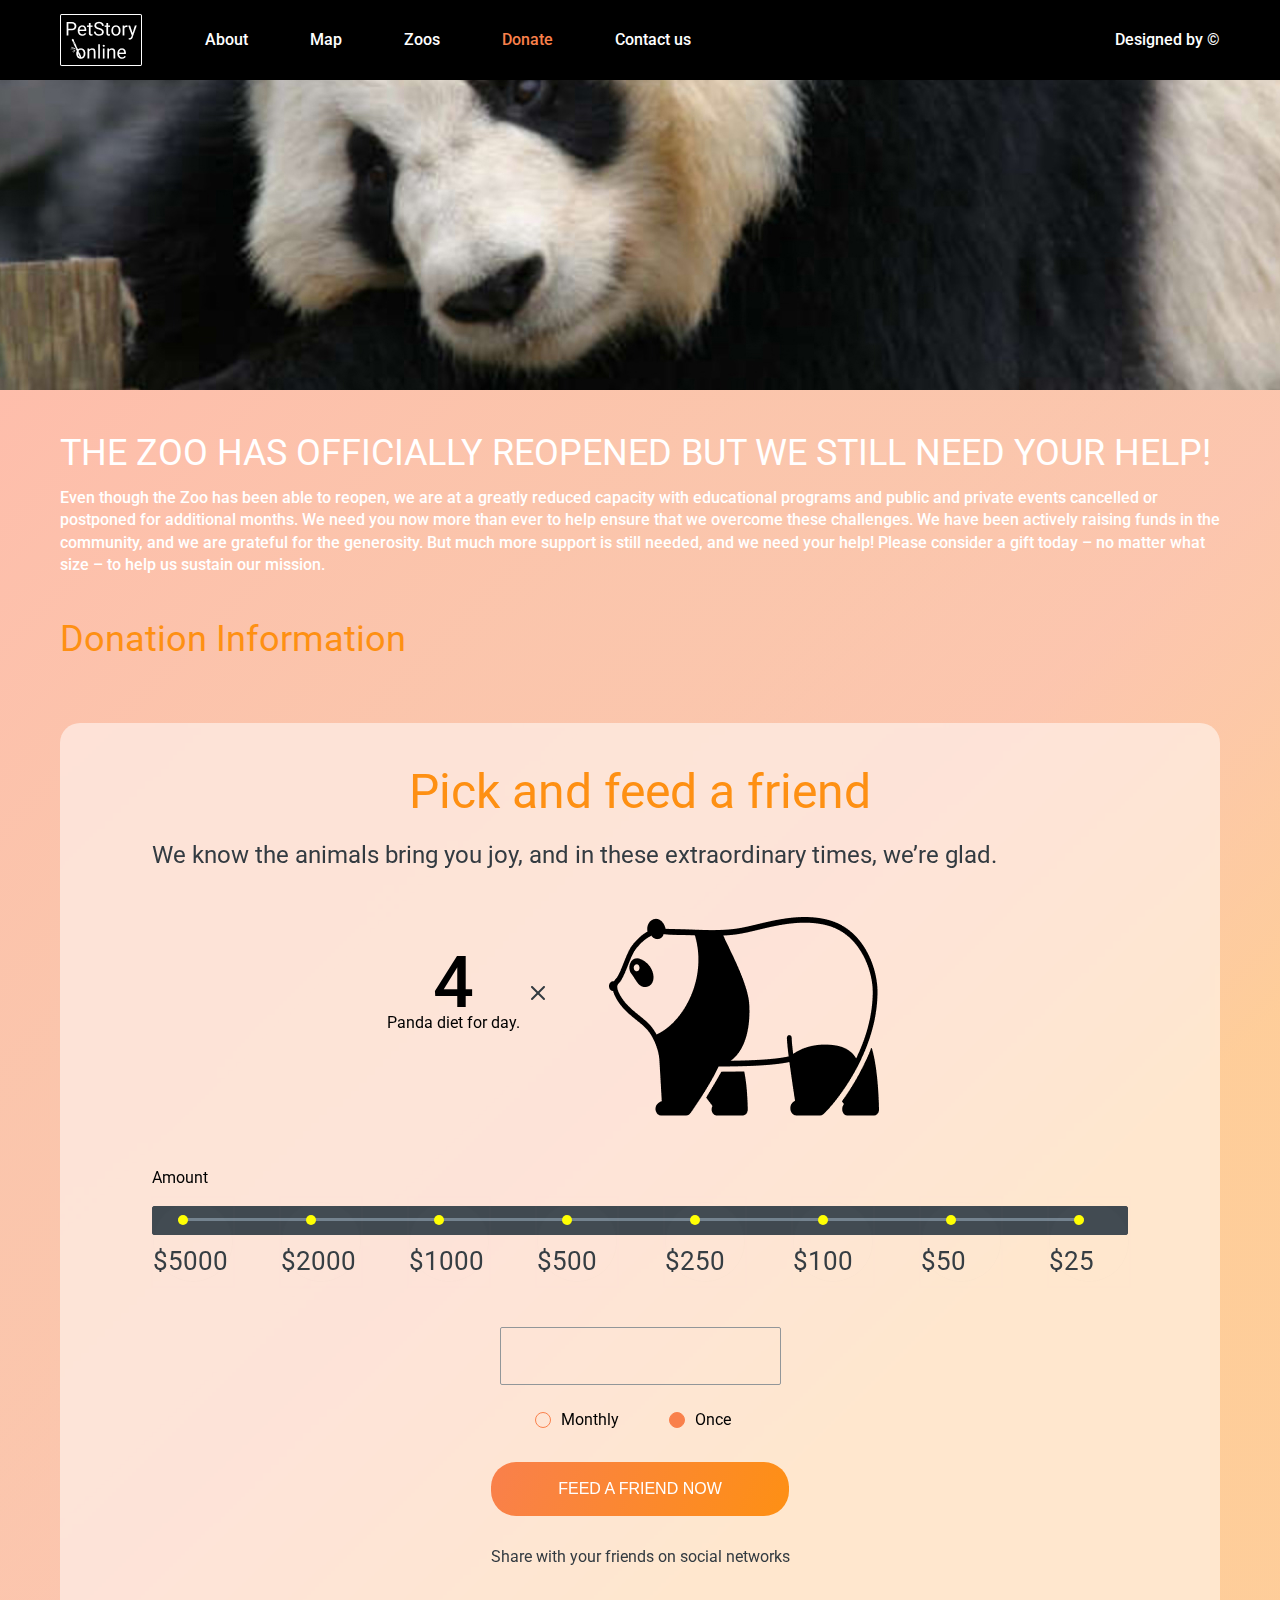
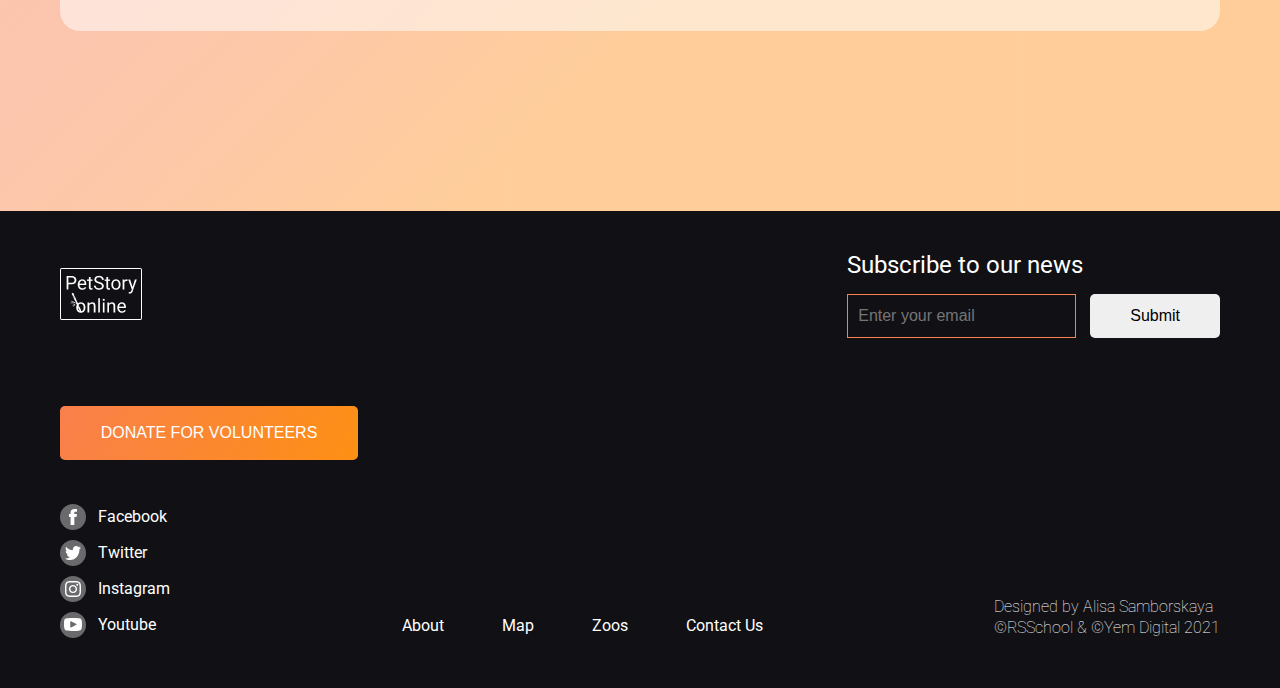
<file: pages/donate/index.html>
<!DOCTYPE html>
<html lang="en">
<head>
    <meta charset="UTF-8">
    <meta http-equiv="X-UA-Compatible" content="IE=edge">
    <meta name="viewport" content="width=device-width, initial-scale=1.0">
    <title>Online Zoo</title>
    <link rel="preconnect" href="https://fonts.googleapis.com"> 
    <link rel="preconnect" href="https://fonts.gstatic.com" crossorigin> 
    <link href="https://fonts.googleapis.com/css2?family=Roboto:ital,wght@0,100;0,300;0,400;0,500;0,700;0,900;1,100;1,300;1,400;1,500;1,700;1,900&display=swap" rel="stylesheet">
    <link rel="stylesheet" href="../../assets/styles/normalize.css">
    <link rel="stylesheet" href="./style.css">
    <script src="./script.js"></script>
</head>
<body>
    <header>
        <div class="header-background">
            <div class="menu-bar">
                <div class="container menu-bar-flexbox">
                    <div class="header-logo">
                        <img src="../../assets/images/png/logo_footer.png" alt="logo">
                    </div>
                    <div class="header-navigation">
                        <nav>
                            <ul class="nav-inline">
                                <li><a href="../main/" id="about">About</a></li>
                                <li><a href="" id="map">Map</a></li>
                                <li><a href="" id="zoo">Zoos</a></li>
                                <li><a href="" id="donate">Donate</a></li>
                                <li><a href="" id="contact-us">Contact us</a></li>
                            </ul>
                        </nav>
                    </div>
                    <div class="header-rights">
                        <p><a href="https://www.figma.com/file/ypzT9idgAILaSRVRmDAJxn/online-zoo-3-weeks">Designed by ©</a></p>
                    </div>
                </div>
            </div>
            <div class="center container header-container">
            </div>
        </div>
    </header>
    <main>
        <section class="donation-section">
            <div class="container donation-container">
                
                <div class="donation-header">
                    <div class="donation-title">
                        <h1>THE ZOO HAS OFFICIALLY REOPENED BUT WE STILL NEED YOUR HELP!</h1>
                    </div>
                    <div class="donation-desc">
                        <p>Even though the Zoo has been able to reopen, we are at a greatly reduced capacity with educational programs and public and private events cancelled or postponed for additional months. We need you now more than ever to help ensure that we overcome these challenges. We have been actively raising funds in the community, and we are grateful for the generosity.  But much more support is still needed, and we need your help! Please consider a gift today – no matter what size – to help us sustain our mission.</p>
                    </div>
                    <div class="donation-sub-title">
                        <h2>Donation Information</h2>
                    </div>
                </div>
                
                <div class="donation-menu">
                    <div class="donation-menu-container">
                        <div class="donation-menu-up">
                            <div class="donation-menu-header">
                                <h3>Pick and feed a friend</h3>
                            </div>
                            <div class="donation-menu-desc">
                                <p>We know the animals bring you joy, and in these extraordinary times, we’re glad.</p>
                            </div>
                            <div class="donation-menu-diet-info">
                                <div class="donation-menu-diet-info-desc">
                                    <p class="number">4</p>
                                    <p class="desc">Panda diet for day.</p>
                                </div>
                                <div class="donation-menu-diet-info-icon">
                                    <img src="../../assets/icons/x_icon.svg" alt="x">
                                </div>
                                <div class="donation-menu-diet-info-img">
                                    <img src="../../assets/images/png/panda_widget1.png" alt="panda">
                                </div>
                            </div>
                        </div>
                        <div class="donation-menu-down">
                            <div class="donation-menu-amount">
                                <p>Amount</p>
                            </div>
                            <div class="donation-menu-scroll">
                                <div class="donation-menu-scroll-container">
                                    <p class="donation-menu-line"></p>
                                    <div class="donation-menu-scroll-money-container">
                                        <div class="donation-menu-scroll-class">
                                            <input type="radio" id="option" name="sameas" value="option" />
                                            <div id="circle-shape">
                                                <div id="inner__circle"></div>
                                                <div id="inner__circle-sec"></div>
                                                <div id="inner__circle-three"></div>
                                                <div class="donation-menu-scroll-money-amount">
                                                    <p class="money_amount">$5000</p>
                                                </div>
                                            </div>
                                        </div>
                                        <div class="donation-menu-scroll-class">
                                            <input type="radio" id="option" name="sameas" value="option" />
                                            <div id="circle-shape">
                                                <div id="inner__circle"></div>
                                                <div id="inner__circle-sec"></div>
                                                <div id="inner__circle-three"></div>
                                                <div class="donation-menu-scroll-money-amount">
                                                    <p class="money_amount">$2000</p>
                                                </div>
                                            </div>
                                        </div>
                                        <div class="donation-menu-scroll-class">
                                            <input type="radio" id="option" name="sameas" value="option" />
                                            <div id="circle-shape">
                                                <div id="inner__circle"></div>
                                                <div id="inner__circle-sec"></div>
                                                <div id="inner__circle-three"></div>
                                                <div class="donation-menu-scroll-money-amount">
                                                    <p class="money_amount">$1000</p>
                                                </div>
                                            </div>
                                        </div>
                                        <div class="donation-menu-scroll-class">
                                            <input type="radio" id="option" name="sameas" value="option" />
                                            <div id="circle-shape">
                                                <div id="inner__circle"></div>
                                                <div id="inner__circle-sec"></div>
                                                <div id="inner__circle-three"></div>
                                                <div class="donation-menu-scroll-money-amount">
                                                    <p class="money_amount">$500</p>
                                                </div>
                                            </div>
                                        </div>
                                        <div class="donation-menu-scroll-class">
                                            <input type="radio" id="option" name="sameas" value="option" />
                                            <div id="circle-shape">
                                                <div id="inner__circle"></div>
                                                <div id="inner__circle-sec"></div>
                                                <div id="inner__circle-three"></div>
                                                <div class="donation-menu-scroll-money-amount">
                                                    <p class="money_amount">$250</p>
                                                </div>
                                            </div>
                                        </div>
                                        <div class="donation-menu-scroll-class">
                                            <input type="radio" id="option" name="sameas" value="option" />
                                            <div id="circle-shape">
                                            <div id="inner__circle"></div>
                                            <div id="inner__circle-sec"></div>
                                            <div id="inner__circle-three"></div>
                                            <div class="donation-menu-scroll-money-amount">
                                                <p class="money_amount">$100</p>
                                            </div>
                                            </div>
                                        </div>
                                        <div class="donation-menu-scroll-class">
                                            <input type="radio" id="option" name="sameas" value="option" />
                                            <div id="circle-shape">
                                                <div id="inner__circle"></div>
                                                <div id="inner__circle-sec"></div>
                                                <div id="inner__circle-three"></div>
                                                <div class="donation-menu-scroll-money-amount">
                                                    <p class="money_amount">$50</p>
                                                </div>
                                            </div>
                                        </div>
                                        <div class="donation-menu-scroll-class">
                                            <input type="radio" id="option" name="sameas" value="option" />
                                            <div id="circle-shape">
                                                <div id="inner__circle"></div>
                                                <div id="inner__circle-sec"></div>
                                                <div id="inner__circle-three"></div>
                                                <div class="donation-menu-scroll-money-amount">
                                                    <p class="money_amount">$25</p>
                                                </div>
                                            </div>
                                        </div>
                                    </div>
                                </div>
                            </div>
                            <div class="input-money">
                                <input type="text" id="input-money" name="fname" min="0">
                            </div>
                            <div class="monthly">
                                <label>
                                    <input type="radio" id="monthly" name="monthly" value="monthly">
                                    Monthly
                                </label>
                                <label>
                                    <input type="radio" id="once" name="monthly" value="once" checked>
                                    Once
                                </label>
                            </div>
                            <div class="feed-button-block">
                                <button class="feed-button">Feed A Friend Now</button>
                            </div>
                            <div class="feed-note">
                                <p>Share with your friends on social networks</p>
                            </div>
                        </div>
                    </div>
                </div>
            </div>
        </section>
    </main>
    <footer>
        <div class="footer-background">
            <div class="container">
                <div class="footer_top">
                    <div class="header-logo">
                        <img src="../../assets/images/png/logo_footer.png" alt="logo">
                    </div>
                    <form>
                        <label for="email">Subscribe to our news</label><br/>
                        <input type="email" id="email" placeholder="Enter your email">
                        <input type="submit" value="Submit">
                    </form>
                </div>
                <button class="footer_donate">DONATE FOR VOLUNTEERS</button>
                <div class="footer_bottom">
                    <div class="socials">
                        <a href="https://www.facebook.com/">
                        <div class="socials_logo">
                            <img src="../../assets/icons/facebook.svg" alt="facebook logo">
                        </div>
                        <h5>Facebook</h5>
                        </a>
                        <a href="https://www.twitter.com/">
                        <div class="socials_logo">
                            <img src="../../assets/icons/twitter.svg" alt="twitter logo">
                        </div>
                        <h5>Twitter</h5>
                        </a>
                        <a href="https://www.instagram.com/">
                        <div class="socials_logo">
                            <img src="../../assets/icons/instagram.svg" alt="instagram logo">
                        </div>
                        <h5>Instagram</h5>
                        </a>
                        <a href="https://www.youtube.com/">
                        <div class="socials_logo">
                            <img src="../../assets/icons/youtube.svg" alt="youtube logo">
                        </div>
                        <h5>Youtube</h5>
                        </a>
                    </div>
                    <nav>
                        <ul>
                        <li><a href="../main/">About</a></li>
                        <li><a href="">Map</a></li>
                        <li><a href="">Zoos</a></li>
                        <li><a href="">Contact Us</a></li>
                        </ul>
                    </nav> 
                    <div class="copyright">
                        <h4>Designed by Alisa Samborskaya</h4>
                        <h4>©RSSchool & ©Yem Digital 2021</h4>
                    </div>
                </div>
              </div>
        </div>
    </footer>
</body>
</html>
</file>
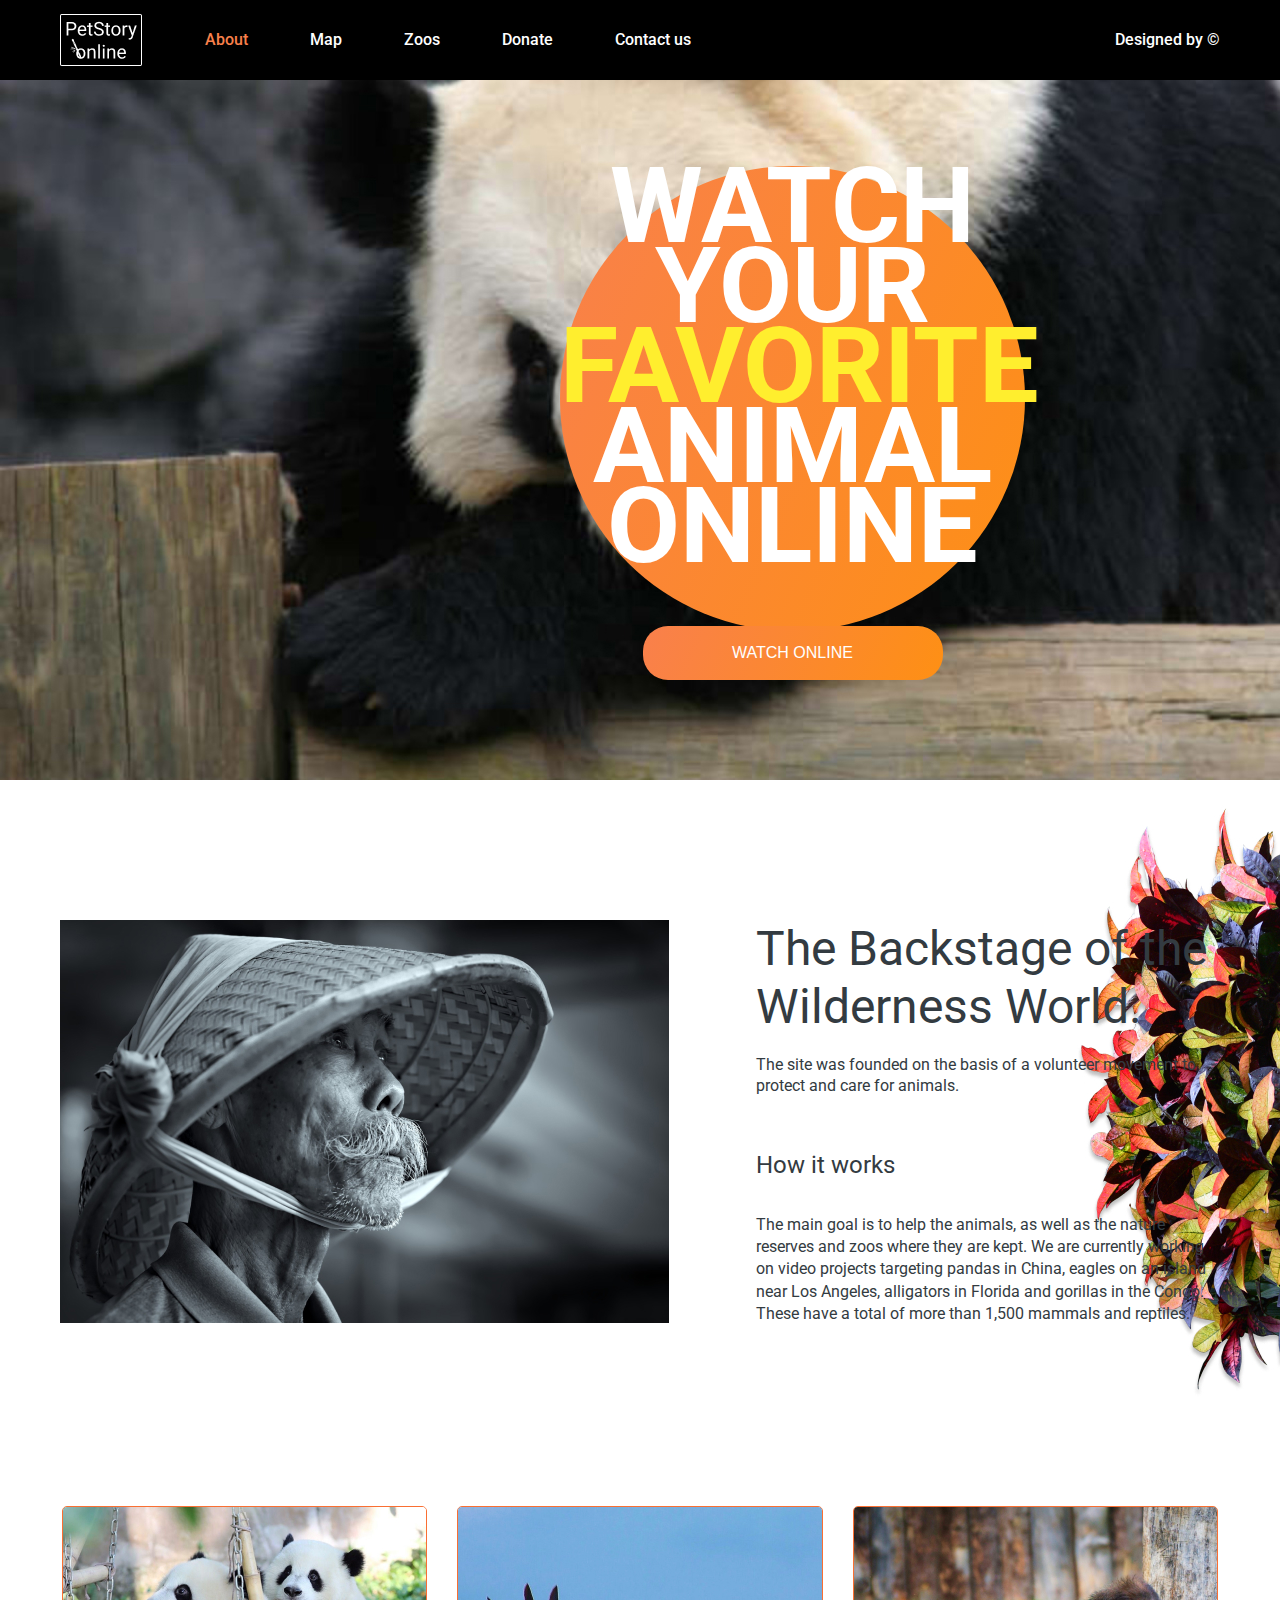
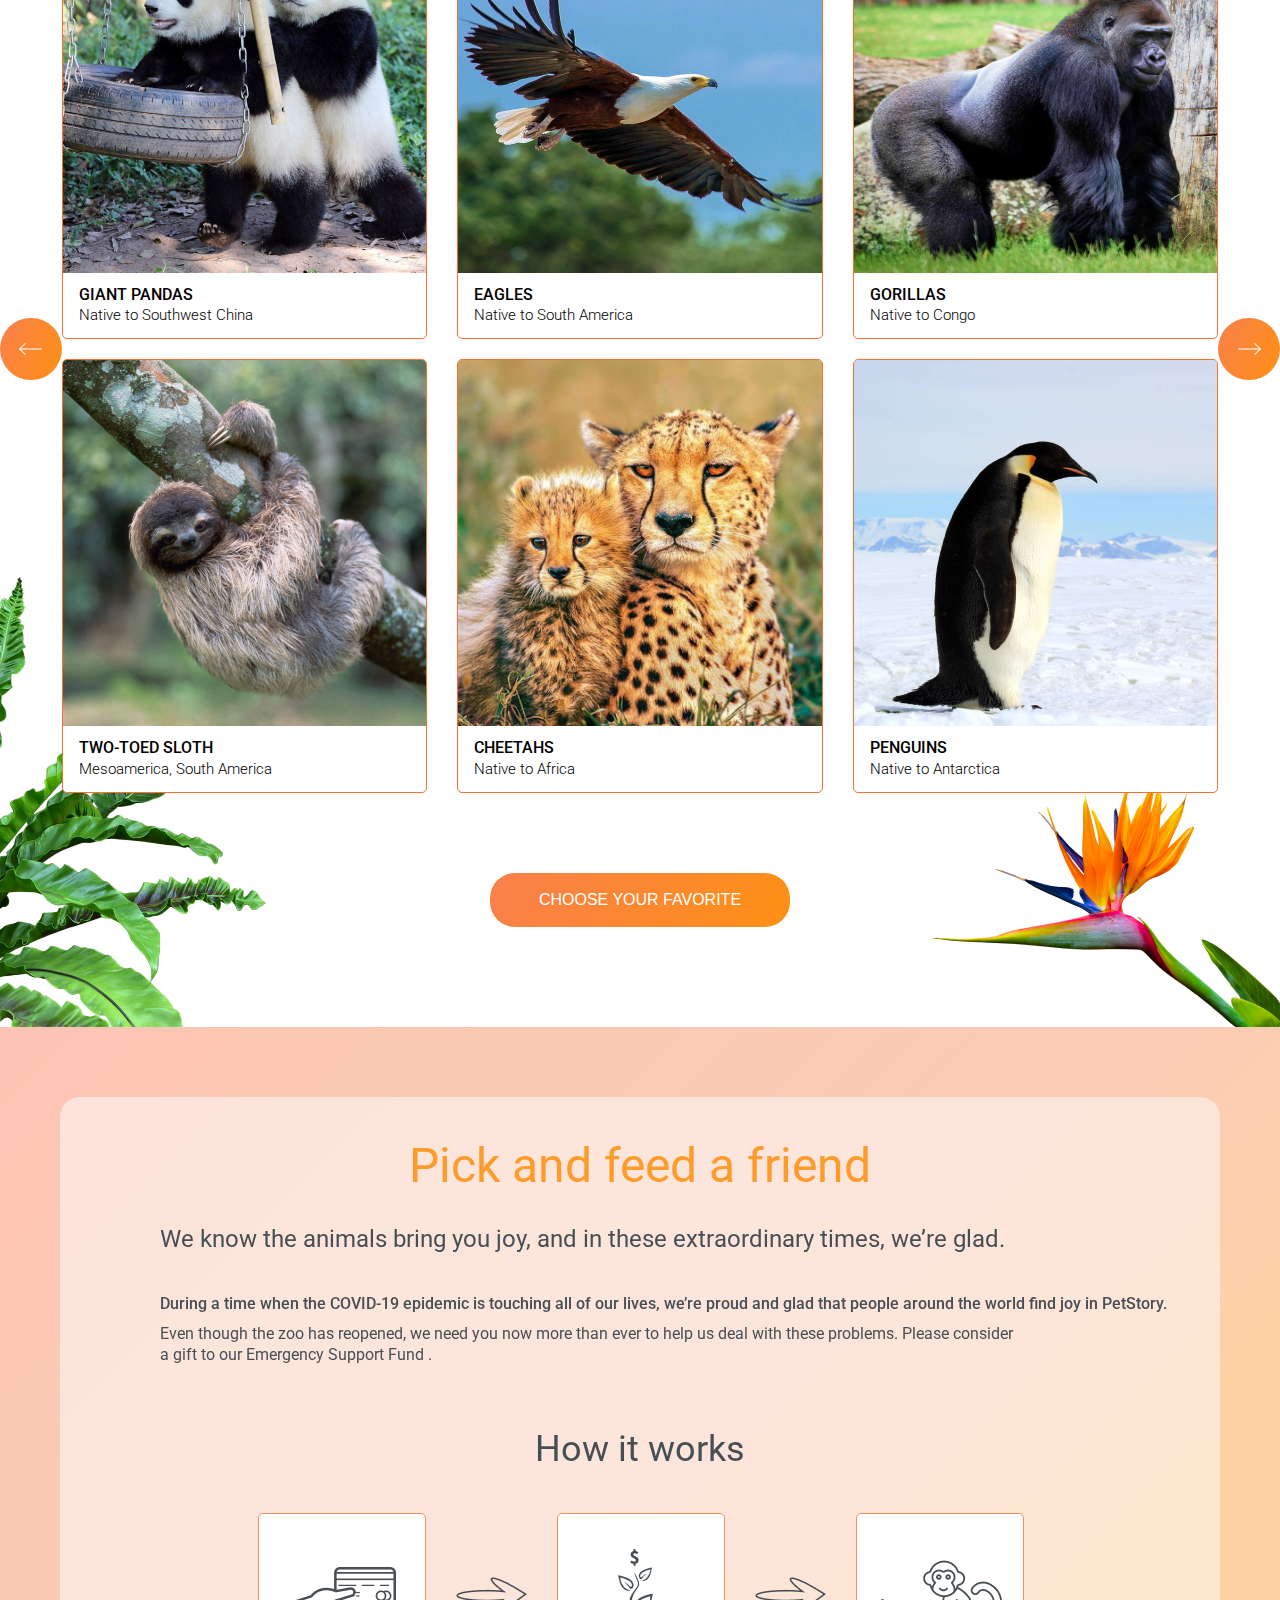
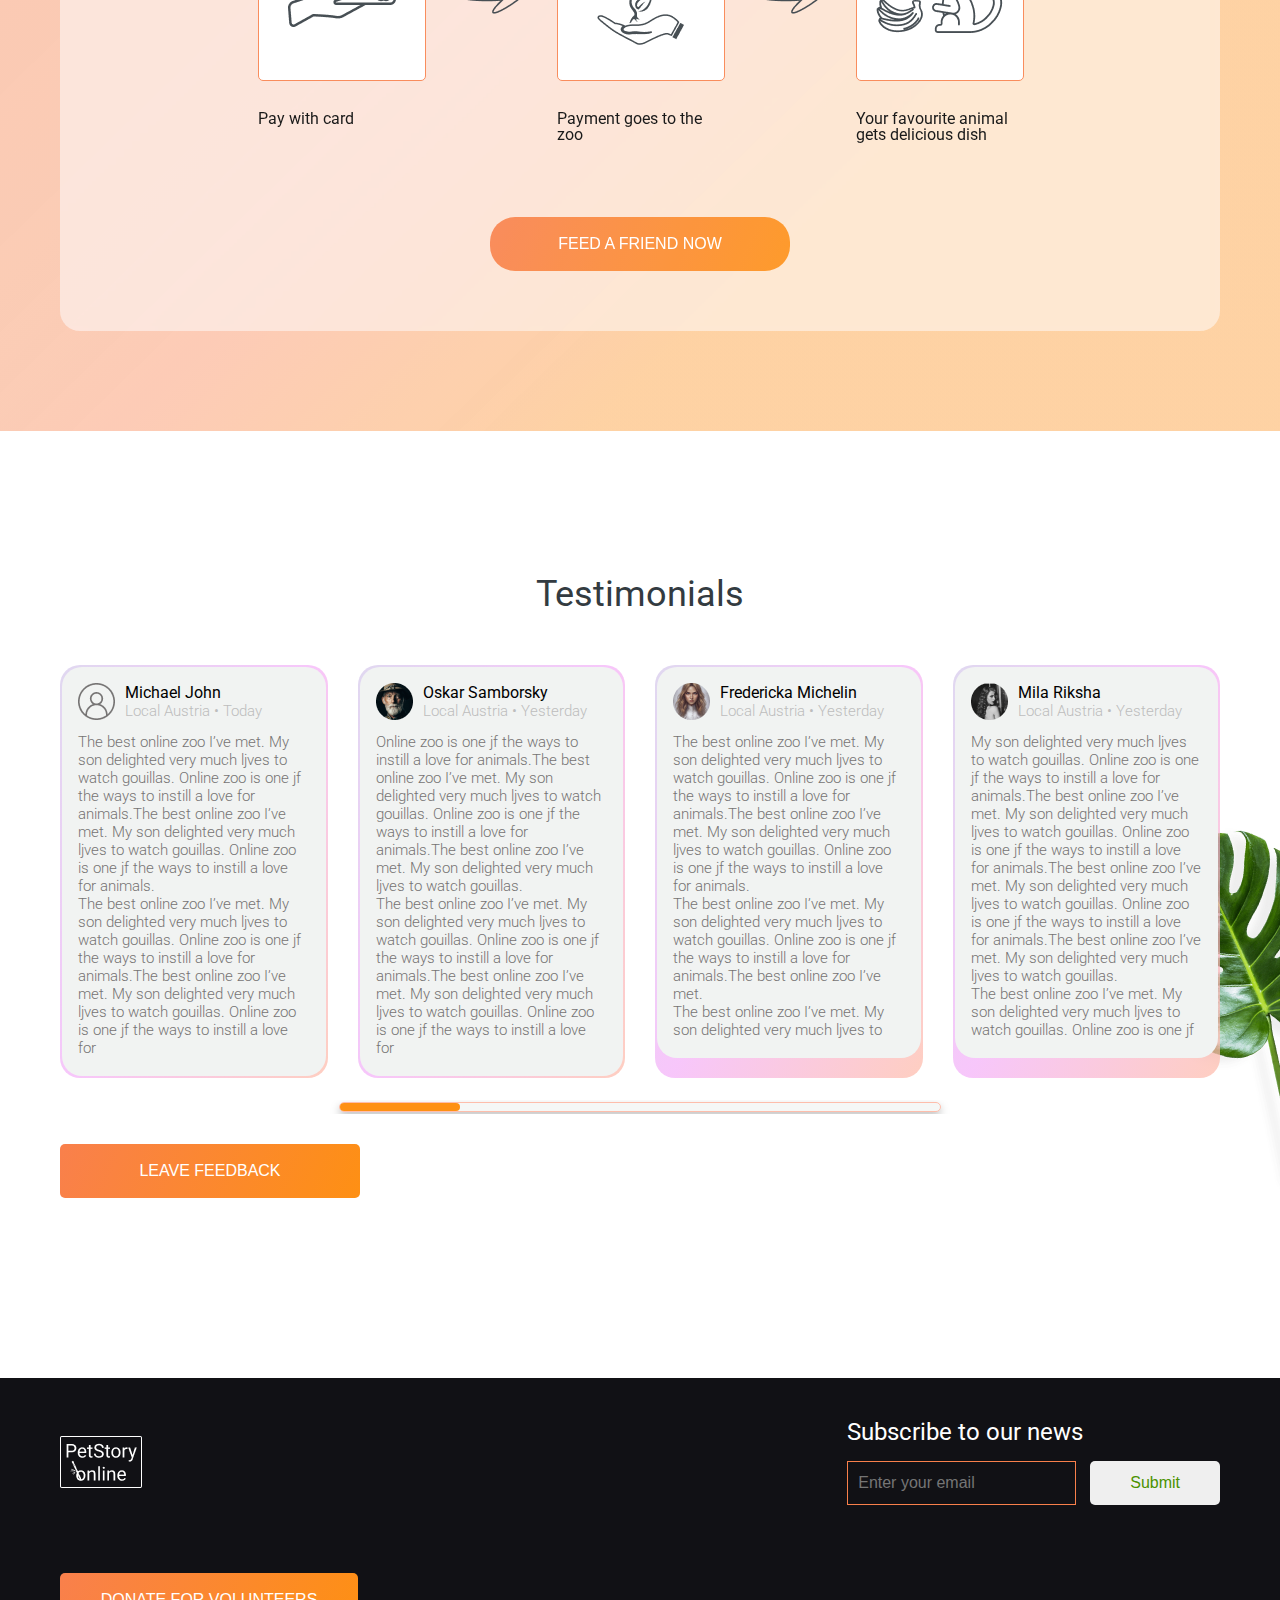
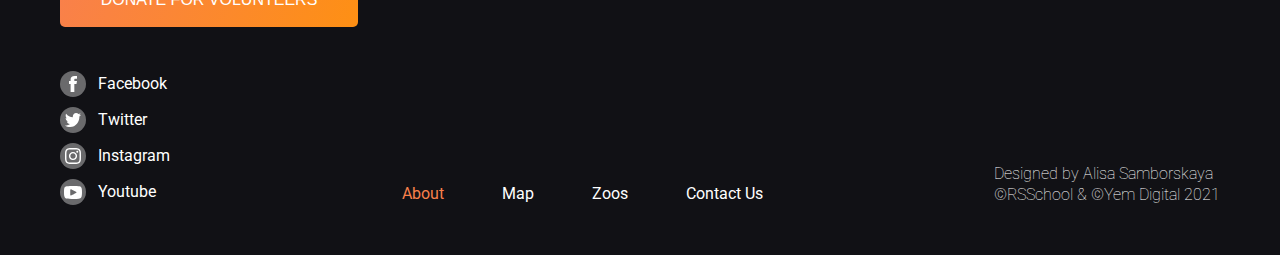
<file: pages/main/index.html>
<!DOCTYPE html>
<html lang="en">
<head>
    <meta charset="UTF-8">
    <meta http-equiv="X-UA-Compatible" content="IE=edge">
    <meta name="viewport" content="width=device-width, initial-scale=1.0">
    <title>Online Zoo</title>
    <link rel="preconnect" href="https://fonts.googleapis.com"> 
    <link rel="preconnect" href="https://fonts.gstatic.com" crossorigin> 
    <link href="https://fonts.googleapis.com/css2?family=Roboto:ital,wght@0,100;0,300;0,400;0,500;0,700;0,900;1,100;1,300;1,400;1,500;1,700;1,900&display=swap" rel="stylesheet">
    <link rel="stylesheet" href="../../assets/styles/normalize.css">
    <link rel="stylesheet" href="./style.css">
    <script src="./script.js"></script>
</head>
<body>
    <header>
        <div class="header-background">
            <div class="menu-bar">
                <div class="container menu-bar-flexbox">
                    <div class="header-logo">
                        <img src="../../assets/images/png/logo_footer.png" alt="logo">
                    </div>
                    <div class="header-navigation">
                        <nav>
                            <ul class="nav-inline">
                                <li><a href="" id="about">About</a></li>
                                <li><a href="" id="map">Map</a></li>
                                <li><a href="" id="zoo">Zoos</a></li>
                                <li><a href="../donate/" id="donate">Donate</a></li>
                                <li><a href="" id="contact-us">Contact us</a></li>
                            </ul>
                        </nav>
                    </div>
                    <div class="header-rights">
                        <p><a href="https://www.figma.com/file/ypzT9idgAILaSRVRmDAJxn/online-zoo-3-weeks">Designed by ©</a></p>
                    </div>
                </div>
            </div>
            <div class="center container header-container">
                <div class="header-circle">
                    <div class="title-content">
                        <h1>Watch<br>Your<br><span class="title-selection">Favorite</span><br>Animal<br>Online</h1>
                    </div>
                    <div class="button-watch">
                        <button type="button" class="button-watch-text">
                            Watch Online
                        </button>
                    </div>
                </div>
            </div>
        </div>
    </header>
    <main>
        <section class="backstage-section">
            <div class="container backstage-content">
                <div>
                    <img src="../../assets/images/jpeg/bamboo-cap.jpg" alt="bamboo-cap">
                </div>
                <div class="backstage-content-text">
                    <div class="backstage-title">
                        <h2>The Backstage of the Wilderness World.</h2>
                    </div>
                    <div class="backstage-description">
                        <p>The site was founded on the basis of a volunteer movement to protect and care for animals.</p>
                    </div>
                    <div class="backstage-sub-title">
                        <h3>How it works </h3>
                    </div>
                    <div class="backstage-sub-description">
                        <p>The main goal is to help the animals, as well as the nature reserves and zoos where they are kept. We are currently working on video projects targeting pandas in China, eagles on an island near Los Angeles, alligators in Florida and gorillas in the Congo. These have a total of more than 1,500 mammals and reptiles.</p>
                    </div>
                </div>
            </div>
        </section>
        <section class="cards-section">
            <div class="cards-background">
                <div class="cards-frame">
                    <div class="arrow-block arrow-left">
                        <img src="../../assets/icons/arrow-left.svg" alt="left" class="arrow-sign">
                    </div>
                    <div class="container">
                        <div class="grid-cards">
                            <!-- Card 1 -->
                            <div class="card">
                                <img src="../../assets/images/jpeg/card1.jpg" alt="card1">
                                <div class="card-container">
                                    <h4>Giant Pandas</h4>
                                    <p>Native to Southwest China</p>
                                </div>
                            </div>
                            <!-- Card 2 -->
                            <div class="card">
                                <img src="../../assets/images/jpeg/card2.jpg" alt="card2">
                                <div class="card-container">
                                    <h4>Eagles</h4>
                                    <p>Native to South America</p>
                                </div>
                            </div>
                            <!-- Card 3 -->
                            <div class="card">
                                <img src="../../assets/images/jpeg/card3.jpg" alt="card3">
                                <div class="card-container">
                                    <h4>Gorillas</h4>
                                    <p>Native to Congo</p>
                                </div>
                            </div>
                            <!-- Card 4 -->
                            <div class="card">
                                <img src="../../assets/images/jpeg/card4.jpg" alt="card4">
                                <div class="card-container">
                                    <h4>Two-toed Sloth</h4>
                                    <p>Mesoamerica, South America</p>
                                </div>
                            </div>
                            <!-- Card 5 -->
                            <div class="card">
                                <img src="../../assets/images/jpeg/card5.jpg" alt="card5">
                                <div class="card-container">
                                    <h4>Cheetahs</h4>
                                    <p>Native to Africa</p>
                                </div>
                            </div>
                            <!-- Card 6 -->
                            <div class="card">
                                <img src="../../assets/images/jpeg/card6.jpg" alt="card6">
                                <div class="card-container">
                                    <h4>Penguins</h4>
                                    <p>Native to Antarctica</p>
                                </div>
                            </div>
                        </div>
                    </div>
                    <div class="arrow-block arrow-right">
                        <img src="../../assets/icons/arrow-right.svg" alt="right" class="arrow-sign">
                    </div>
                </div>
                <div class="button-cards">
                    <button type="button" class="button-cards-text">
                        Choose Your Favorite
                    </button>
                </div>
            </div>
        </section>
        <section class="feed-section">
            <div class="container">
                <div class="feed-content">
                    <div class="feed-title-first">
                        <h5>Pick and feed a friend</h5>
                    </div>
                    <div class="feed-description feed-first">
                        <p>We know the animals bring you joy, and in these extraordinary times, we’re glad.</p>
                    </div>
                    <div class="feed-description feed-second">
                        <p>During a time when the COVID-19 epidemic is touching all of our lives, we’re proud and glad that people around the world find joy in PetStory.</p>
                    </div>
                    <div class="feed-description feed-third">
                        <p>Even though the zoo has reopened, we need you now more than ever to help us deal with these problems. Please consider a gift to our Emergency Support Fund .</p>
                    </div>
                    <div class="feed-cards">
                        <div class="feed-title-second">
                            <h5>How it works</h5>
                        </div>
                        <div class="feed-cards-section">
                            <div class="feed-card div1">
                                <div class="feed-card-img">
                                    <img src="../../assets/icons/pay.png" alt="pay">
                                </div>
                            </div>
                            <div class="feed-card-desc div6">
                                <p>Pay with card</p>
                            </div>
                            <div class="vector div2">
                                <img src="../../assets/icons/Vector.png" alt="arrow">
                            </div>
                            <div class="feed-card div3">
                                <div class="feed-card-img">
                                    <img src="../../assets/icons/zoo.png" alt="zoo">
                                </div>
                            </div>
                            <div class="feed-card-desc div7">
                                <p>Payment goes to the zoo</p>
                            </div>
                            <div class="vector div4">
                                <img src="../../assets/icons/Vector.png" alt="arrow">
                            </div>
                            <div class="feed-card div5">
                                <div class="feed-card-img">
                                    <img src="../../assets/icons/monkey.png" alt="monkey">
                                </div>
                            </div>
                            <div class="feed-card-desc div8">
                                <p>Your favourite animal gets delicious dish</p>
                            </div>
                        </div>
                    </div>
                    <div class="feed-button">
                        <button type="button" class="feed-button-text">
                            Feed a friend now
                        </button>
                    </div>
                </div>
            </div>
        </section>

        <section class="testimonials-section">
            <div class="testimonials-background">
                <div class="container">
                    <div class="testimonials-title">
                        <h5>Testimonials</h5>
                    </div>
                    <div class="testimonials-cards">
                        
                        <div class="testimonial-card">
                            <div class="testimonial-card-background">
                                <div class="testimonial-card-header">
                                    <div class="testimonial-card-icon">
                                        <img src="../../assets/images/png/Testimonials1.png" alt="Icn1">
                                    </div>
                                    <div class="testimonial-card-head">
                                        <div class="testimonial-card-title">
                                            <p>Michael John</p>
                                        </div>
                                        <div class="testimonial-card-note">
                                            <p>Local Austria • <span>Today</span></p>
                                        </div>
                                    </div>
                                </div>
                                <div class="testimonial-card-desc">
                                    <p>The best online zoo I’ve met. My son delighted very much ljves to watch gouillas. Online zoo is one jf the ways to instill a love for animals.The best online zoo I’ve met. My son delighted very much ljves to watch gouillas. Online zoo is one jf the ways to instill a love for animals.<br>The best online zoo I’ve met. My son delighted very much ljves to watch gouillas. Online zoo is one jf the ways to instill a love for animals.The best online zoo I’ve met. My son delighted very much ljves to watch gouillas. Online zoo is one jf the ways to instill a love for </p>
                                </div>
                            </div>
                        </div>

                        <div class="testimonial-card">
                            <div class="testimonial-card-background">
                                <div class="testimonial-card-header">
                                    <div class="testimonial-card-icon">
                                        <img src="../../assets/images/png/Testimonials2.png" alt="Icn2">
                                    </div>
                                    <div class="testimonial-card-head">
                                        <div class="testimonial-card-title">
                                            <p>Oskar Samborsky</p>
                                        </div>
                                        <div class="testimonial-card-note">
                                            <p>Local Austria • <span>Yesterday</span></p>
                                        </div>
                                    </div>
                                </div>
                                <div class="testimonial-card-desc">
                                    <p>Online zoo is one jf the ways to instill a love for animals.The best online zoo I’ve met. My son delighted very much ljves to watch gouillas. Online zoo is one jf the ways to instill a love for animals.The best online zoo I’ve met. My son delighted very much ljves to watch gouillas. <br>The best online zoo I’ve met. My son delighted very much ljves to watch gouillas. Online zoo is one jf the ways to instill a love for animals.The best online zoo I’ve met. My son delighted very much ljves to watch gouillas. Online zoo is one jf the ways to instill a love for </p>
                                </div>
                            </div>
                        </div>

                        <div class="testimonial-card">
                            <div class="testimonial-card-background">
                                <div class="testimonial-card-header">
                                    <div class="testimonial-card-icon">
                                        <img src="../../assets/images/png/Testimonials3.png" alt="Icn3">
                                    </div>
                                    <div class="testimonial-card-head">
                                        <div class="testimonial-card-title">
                                            <p>Fredericka Michelin</p>
                                        </div>
                                        <div class="testimonial-card-note">
                                            <p>Local Austria • <span>Yesterday</span></p>
                                        </div>
                                    </div>
                                </div>
                                <div class="testimonial-card-desc">
                                    <p>The best online zoo I’ve met. My son delighted very much ljves to watch gouillas. Online zoo is one jf the ways to instill a love for animals.The best online zoo I’ve met. My son delighted very much ljves to watch gouillas. Online zoo is one jf the ways to instill a love for animals.<br>The best online zoo I’ve met. My son delighted very much ljves to watch gouillas. Online zoo is one jf the ways to instill a love for animals.The best online zoo I’ve met.<br>The best online zoo I’ve met. My son delighted very much ljves to</p>
                                </div>
                            </div>
                        </div>

                        <div class="testimonial-card">
                            <div class="testimonial-card-background">
                                <div class="testimonial-card-header">
                                    <div class="testimonial-card-icon">
                                        <img src="../../assets/images/png/Testimonials4.png" alt="Icn4">
                                    </div>
                                    <div class="testimonial-card-head">
                                        <div class="testimonial-card-title">
                                            <p>Mila Riksha</p>
                                        </div>
                                        <div class="testimonial-card-note">
                                            <p>Local Austria • <span>Yesterday</span></p>
                                        </div>
                                    </div>
                                </div>
                                <div class="testimonial-card-desc">
                                    <p>My son delighted very much ljves to watch gouillas. Online zoo is one jf the ways to instill a love for animals.The best online zoo I’ve met. My son delighted very much ljves to watch gouillas. Online zoo is one jf the ways to instill a love for animals.The best online zoo I’ve met. My son delighted very much ljves to watch gouillas. Online zoo is one jf the ways to instill a love for animals.The best online zoo I’ve met. My son delighted very much ljves to watch gouillas.
                                        <br>The best online zoo I’ve met. My son delighted very much ljves to watch gouillas. Online zoo is one jf</p>
                                </div>
                            </div>
                        </div>

                    </div>
                    <div class="testimonial-scroll">
                        <input type="range" class="range" min="0" max="100" value="0">
                    </div>
                    <div class="testimonials-button">
                        <button type="button" class="testimonials-button-text">
                            Leave Feedback
                        </button>
                    </div>
                </div>
            </div>
        </section>
    </main>
    <footer>
        <div class="footer-background">
            <div class="container">
                <div class="footer_top">
                    <div class="header-logo">
                        <img src="../../assets/images/png/logo_footer.png" alt="logo">
                    </div>
                    <form>
                        <label for="email">Subscribe to our news</label><br/>
                        <input type="email" id="email" placeholder="Enter your email">
                        <input type="submit" value="Submit">
                    </form>
                </div>
                <button class="footer_donate">DONATE FOR VOLUNTEERS</button>
                <div class="footer_bottom">
                    <div class="socials">
                        <a href="https://www.facebook.com/">
                        <div class="socials_logo">
                            <img src="../../assets/icons/facebook.svg" alt="facebook logo">
                        </div>
                        <h5>Facebook</h5>
                        </a>
                        <a href="https://www.twitter.com/">
                        <div class="socials_logo">
                            <img src="../../assets/icons/twitter.svg" alt="twitter logo">
                        </div>
                        <h5>Twitter</h5>
                        </a>
                        <a href="https://www.instagram.com/">
                        <div class="socials_logo">
                            <img src="../../assets/icons/instagram.svg" alt="instagram logo">
                        </div>
                        <h5>Instagram</h5>
                        </a>
                        <a href="https://www.youtube.com/">
                        <div class="socials_logo">
                            <img src="../../assets/icons/youtube.svg" alt="youtube logo">
                        </div>
                        <h5>Youtube</h5>
                        </a>
                    </div>
                    <nav>
                        <ul>
                        <li><a href="">About</a></li>
                        <li><a href="">Map</a></li>
                        <li><a href="">Zoos</a></li>
                        <li><a href="">Contact Us</a></li>
                        </ul>
                    </nav> 
                    <div class="copyright">
                        <h4>Designed by Alisa Samborskaya</h4>
                        <h4>©RSSchool & ©Yem Digital 2021</h4>
                    </div>
                </div>
              </div>
        </div>
    </footer>
</body>
</html>
</file>
<file: pages/donate/style.css>
body {
    max-width: 1600px;
    font-family: 'Roboto';
    font-style: normal;
    margin: auto;
}


.container {
    margin: auto;
    max-width: 1160px;
}

ul {
    list-style: none;
    margin-inline-start: 0;
    margin-inline-end: 0;
    margin-block-start: 0;
    margin-block-end: 0;
    padding-inline-start: 0;
}
li {
    display: inline;
}


a {
    text-decoration: none;
}
a:link {
    color: #FFFFFF;
}
a:visited {
    color: #FFFFFF;
}
a:hover {
    color: #E47209;
    transition: 0.2s;
}
a:active {
    color: #F9804B;
}


/* Header navigation menu bar ----------------------------------------------- */
.menu-bar {
    background: #000000;
    font-weight: 500;
    font-size: 16px;
    line-height: 140%;
    color: #FFFFFF;
    z-index: 100;
}
.menu-bar-flexbox {
    display: flex;
    align-items: center;
}
.header-logo {
    display: flex;
    align-items: center;
    padding-top: 14px;
    padding-bottom: 14px;
    padding-right: 5px;
}

#donate {
    color: #F9804B;
}

.nav-inline {
    display: inline;
}
.nav-inline li {
    padding-left: 58px;
}
.header-rights {
    margin-left: auto;
    margin-right: 0;
}


/* Header section ----------------------------------------------- */
.header-background {
    background-image: url("../../assets/images/jpeg/Giant-Panda.jpg");
    background-position: center;
    background-size: inherit;
    height: 390px;
    overflow: hidden;
}
.header-container {
    margin-top: 86px;
    margin-left: auto;
    margin-right: 220px;
    max-width: 500px;
}
.header-circle {
    border-radius: 50%;
    background: linear-gradient(113.96deg, #F9804B 1.49%, #FE9013 101.44%);
    width: 465px;
    height: 465px;
}

.title-content {
    font-weight: 700;
    font-size: 106.496px;
    line-height: 80px;
    text-align: center;
    text-transform: uppercase;
    color: #FFFFFF;
}
.title-selection {
    color: #FFEE2E;
}

.button-watch {
    margin-top: 60px;
    display: flex;
    justify-content: center;
    text-align: center;
}
.button-watch-text {
    font-weight: 500;
    font-size: 16px;
    line-height: 140%;
    text-align: center;
    text-transform: uppercase;
    padding: 16px 0 16px 0;
    background: linear-gradient(113.96deg, #F9804B 1.49%, #FE9013 101.44%);
    color: #FFFFFF;
    border: none;
    border-radius: 25px;
    width: 300px
}
.button-watch-text:hover {
    background: #E47209;
    cursor: pointer;
}

/* Footer section ----------------------------------------------- */
.footer-background {
    background: #111115;
}
footer {
    background: #111115;
    padding: 40px 0 50px;
}
  
footer .footer_top {
display: flex;
justify-content: space-between;
}

.footer_top form label {
    color: #FFF;
    font-size: 24px;
    font-weight: 400;
    line-height: 29px;
}

.footer_top form #email {
    font-size: 16px;
    font-weight: 400;
    line-height: 22px;
    background: #111115;
    color: #BDBDBD;
    padding: 10px;
    margin-top: 14px;
    border: 1px solid #F9804B;
}

.footer_top input[type="submit"] {
    color: #000000;
    font-size: 16px;
    font-weight: 400;
    line-height: 22px;
    padding: 10px 39px;
    border: 1px solid transparent;
    border-radius: 5px;
    margin-left: 10px;
}

.footer_top input[type="submit"]:hover {
    cursor: pointer;
    background-color: #F1F3F2;
    border-color: #4B9200;
}

footer h2 {
    font-size: 19px;
    font-weight: 400;
    line-height: 22.8px;
    text-align: center;
    border: 1.19px solid rgba(255, 255, 255, 0.25);
    width: 82px;
    height: 52px;
    position: relative;
    padding: 3.5px 4.75px;
}

footer h2 a {
    text-decoration: none;
    color: #FFF;
}

.footer-logo {
    position: absolute;
    top: 23.9px;
    left: 9px;
}

footer .footer_donate {
    margin: 68px 0 44px;
    padding: 16px 0;
    width: 298px;
    background: linear-gradient(113.96deg, #F9804B 1.49%, #FE9013 101.44%);
    border-radius: 5px;
    font-size: 16px;
    font-weight: 500;
    line-height: 22px;
    text-align: center;
    color: #FFF;
    border: transparent;
}
footer .footer_donate:hover {
    background: #E47209;
    cursor: pointer;
}

footer .footer_donate:active {
    background: #4B9200;
}

footer .socials {
    display: flex;
    flex-direction: column;
    gap: 10px;
}

footer .socials a {
    display: flex;
    align-items: center;
    gap: 12px;
    text-decoration: none;
    color: #FFFFFF;
}

footer .socials a h5 {
    font-size: 16px;
    font-weight: 400;
    line-height: 22px;
}

footer .socials_logo {
    width: 26px;
    height: 26px;
    background: rgba(196, 196, 196, 0.5);
    display: grid;
    place-items: center;
    border-radius: 50%;
}

footer .socials a:hover {
    color: #4B9200;
}

footer .socials a:hover .socials_logo {
    background-color: #4B9200;
}

footer .footer_bottom {
    display: flex;
    align-items: flex-end;
    justify-content: space-between;
}

footer .footer_bottom nav ul {
    display: flex;
    gap: 58px;
}

footer .footer_bottom nav ul li a{
    list-style: none;
    font-size: 16px;
    font-weight: 400;
    line-height: 22.4px;
    text-decoration: none;
    color: #FFF;
}

footer .footer_bottom .copyright h4 {
    font-size: 16px;
    font-weight: 100;
    line-height: 21px;
    color: #FFF;
}

footer nav ul {
    list-style: none;
}

footer nav ul li a:hover {
    color: #F9804B;
}

.donation-section {
    background: linear-gradient(315.75deg, rgba(254, 210, 144, 0.7) 30.06%, #FEBDAB 100.95%, rgba(254, 210, 144, 0.7) 106.36%), linear-gradient(315.75deg, rgba(254, 189, 171, 0.74) 30.06%, rgba(243, 169, 248, 0.66) 50.74%, #E0D8F0 80.49%, #EAF7FE 127.9%, #EAF7FE 149.54%), linear-gradient(315.75deg, rgba(254, 189, 171, 0.74) 30.06%, rgba(243, 169, 248, 0.66) 50.74%, #E0D8F0 80.49%, #EAF7FE 127.9%, #EAF7FE 149.54%);
}

.donation-title {
    padding-top: 40px;
    font-weight: 400;
    font-size: 36px;
    line-height: 130%;
    color: #FFFFFF;
}
.donation-desc {
    margin-top: 10px;
    font-weight: 500;
    font-size: 16px;
    line-height: 140%;
    color: #FFFFFF;
}
.donation-sub-title {
    margin-top: 40px;
    margin-bottom: 60px;
    font-weight: 400;
    font-size: 36px;
    line-height: 130%;
    color: #FE9013;
}
.donation-menu {
    background: rgba(255, 255, 255, 0.52);
    backdrop-filter: blur(2px);
    border-radius: 20px;
    margin: auto;
}
.donation-menu-container {
    padding: 40px 92px 62px 92px;
}
.donation-container {
    padding-bottom: 180px;
}
.donation-menu-header {
    font-weight: 400;
    font-size: 48px;
    line-height: 120%;
    text-align: center;
    color: #FE9013;
}
.donation-menu-desc {
    margin-top: 20px;
    font-weight: 400;
    font-size: 24px;
    line-height: 120%;
    color: #333B41;
}
.donation-menu-diet-info {
    display: flex;
    justify-content: center;
    align-items: center;
}
.donation-menu-diet-info-desc > .number {
    font-weight: 500;
    font-size: 72px;
    line-height: 80%;
    text-align: center;
    text-transform: uppercase;
}
.donation-menu-diet-info-desc > .desc {
    font-weight: 400;
    font-size: 16px;
    line-height: 140%;
    text-align: center;
}
.donation-menu-diet-info-icon {
    padding-left: 11px;
}
.donation-menu-diet-info-img {
    padding-left: 64px;
}
.donation-menu-amount {
    margin-top: 48px;
    font-weight: 400;
    font-size: 16px;
    line-height: 140%;
}

.donation-menu-line {
    height: 3px;
    width: 93%;
    margin: 11px 0 0 25px;
    background-color:#72828E;
}
.donation-menu-scroll-container {
    margin-top: 17px;
    position: relative;
    height: 27px;
    border: 1px solid #404950;
    background-color: #404950;
    border-radius: 2px;
}

.donation-menu-scroll-money-container {
    position: absolute;
    top: -2px;
    left: 0;
    margin-left: 25px;
    width: 93%;
    height: 100px;
    display: flex;
    justify-content: space-between;
}
.donation-menu-scroll-class {
    position: relative;
    margin: 10px 0 0 0;
    height: 10px;
    width: 10px;
    background-color: yellow;
    border-radius: 50%;
}
.donation-menu-scroll-class input {
    position: absolute;
    top: -20px;
    left: -30px;
    right: 0;
    bottom: 0;
    background-color: red;
    border-radius: 10px;
    outline: 2px solid pink;
    width: 80px;
    height: 88px;
}
.donation-menu-scroll-money-amount {
    visibility: visible;
    position: absolute;
    top: 38px;
    left: -20px;
    width: 72px;
    height: 36px;
    display: flex;
}
.currency-symbol {
    font-size: 20px;
    margin: 5px 0 0 0;
    font-weight: 500;
    font-size: 26px;
    line-height: 140%;
    text-transform: uppercase;
    color: #333B41;
}
.money_amount {
    width: 60px;
    height: 36px;
    font-size: 26px;
}
.donation-menu-scroll-class input[type="radio"] {
    opacity: 0.011;
    z-index: 100;
    cursor: pointer;
    border-radius: 10px;
    outline: 2px solid pink;
    border: solid red 1px;
    font-weight: 500;
    font-size: 26px;
    line-height: 140%;
    text-transform: uppercase;
}
.donation-menu-scroll-class input[type="radio"]:checked + #circle-shape {
    visibility: visible;
    color: #FE9013;
}
.donation-menu-scroll-class input[type="radio"]:hover + #circle-shape {
    visibility: visible;
    color: #FE9013;
}
.donation-menu-scroll-class:hover {
    color: silver;
    cursor: pointer;
}

.circle-container {
    width: 200px;
    margin: 0  20px 200px 300px ;
    border: solid red 1px;
}
#circle-shape {
    color:#333B41;
    visibility: hidden;
    background: transparent;
    border-radius: 50%;
    height: 20px;
    width: 20px;
    position: relative;
    bottom: 50%;
    right: 50%;
}

#inner__circle {
    position: absolute;
    background: transparent;
    border: 2px solid #F9804B;
    border-radius: 50%;
    height: 36px;
    width: 36px;
    top: 50%;
    left: 50%;
    margin: -18px 0px 0px -18px;
}

#inner__circle-sec {
    position: absolute;
    background: transparent;
    border: 2px solid #F9804B;
    border-radius: 50%;
    height: 20px;
    width: 20px;
    top: 50%;
    left: 50%;
    margin: -10px 0px 0px -10px;
}

#inner__circle-third{
    position: absolute;
    background: transparent;
    border-radius: 50%;
    height: 10px;
    width: 10px;
    top: 50%;
    left: 50%;
    margin: -5px 0px 0px -5px;
    background-color: yellow;
}
.input-money {
    margin-top: 92px;
    display: flex;
    justify-content: center;
}
#input-money {
    width: 268px;
    height: 54px;
    left: 354px;
    top: 625px;
    font-weight: 400;
    font-size: 16px;
    line-height: 140%;
    color: #929699;
    border: 1px solid #929699;
    border-radius: 2px;
    background-color:rgba(0, 0, 0, 0.0);
    padding-left: 9px;
}

.monthly {
    display: flex;
    align-items: center;
    justify-content: center;
    column-gap: 50px;
    margin-top: 24px;
    margin-bottom: 30px;
    padding-right: 15px;
}

.monthly input[type="radio"] {
    appearance: none;
    background-color: transparent;
    margin: 0;
    margin-right: 10px;
    width: 16px;
    height: 16px;
    border: solid 1px var(--color-orange2);
    border-radius: 50%;
    cursor: pointer;
    border: 1px solid #F9804B;
}

.monthly input[type="radio"]:checked {
    background-color: #F9804B;
}

.monthly label {
    display: flex;
    align-items: center;
    line-height: 140%;
    color: var(--color-black-blue);
}
.feed-button-block {
    margin-top: 31px;
    display: flex;
    justify-content: center;
}
.feed-button {
    padding: 16px 0;
    width: 298px;
    background: linear-gradient(113.96deg, #F9804B 1.49%, #FE9013 101.44%);
    border-radius: 25px;
    font-size: 16px;
    font-weight: 500;
    line-height: 22px;
    text-align: center;
    color: #FFF;
    border: transparent;
    text-transform: uppercase;
}
.feed-button:hover {
    background: #E47209;
    cursor: pointer;
}
.feed-button:active {
    background: #4B9200;
}
.feed-note {
    font-weight: 400;
    font-size: 16px;
    line-height: 140%;
    color: #333B41;
    display: flex;
    justify-content: center;
    margin-top: 30px;
}
</file>
<file: pages/main/style.css>
body {
    max-width: 1600px;
    font-family: 'Roboto';
    font-style: normal;
    margin: auto;
}


.container {
    margin: auto;
    max-width: 1160px;
}

ul {
    list-style: none;
    margin-inline-start: 0;
    margin-inline-end: 0;
    margin-block-start: 0;
    margin-block-end: 0;
    padding-inline-start: 0;
}
li {
    display: inline;
}


a {
    text-decoration: none;
}
a:link {
    color: #FFFFFF;
}
a:visited {
    color: #FFFFFF;
}
a:hover {
    color: #E47209;
    transition: 0.2s;
}
a:active {
    color: #F9804B;
}


/* Header navigation menu bar ----------------------------------------------- */
.menu-bar {
    background: #000000;
    font-weight: 500;
    font-size: 16px;
    line-height: 140%;
    color: #FFFFFF;
    z-index: 100;
}
.menu-bar-flexbox {
    display: flex;
    align-items: center;
}
.header-logo {
    display: flex;
    align-items: center;
    padding-top: 14px;
    padding-bottom: 14px;
    padding-right: 5px;
}

#about {
    color: #F9804B;
}

.nav-inline {
    display: inline;
}
.nav-inline li {
    padding-left: 58px;
}
.header-rights {
    margin-left: auto;
    margin-right: 0;
}


/* Header section ----------------------------------------------- */
.header-background {
    background-image: url("../../assets/images/jpeg/Giant-Panda.jpg");
    height: 780px;
}
.header-container {
    margin-top: 86px;
    margin-left: auto;
    margin-right: 220px;
    max-width: 500px;
}
.header-circle {
    border-radius: 50%;
    background: linear-gradient(113.96deg, #F9804B 1.49%, #FE9013 101.44%);
    width: 465px;
    height: 465px;
}

.title-content {
    font-weight: 700;
    font-size: 106.496px;
    line-height: 80px;
    text-align: center;
    text-transform: uppercase;
    color: #FFFFFF;
}
.title-selection {
    color: #FFEE2E;
}

.button-watch {
    margin-top: 60px;
    display: flex;
    justify-content: center;
    text-align: center;
}
.button-watch-text {
    font-weight: 500;
    font-size: 16px;
    line-height: 140%;
    text-align: center;
    text-transform: uppercase;
    padding: 16px 0 16px 0;
    background: linear-gradient(113.96deg, #F9804B 1.49%, #FE9013 101.44%);
    color: #FFFFFF;
    border: none;
    border-radius: 25px;
    width: 300px
}
.button-watch-text:hover {
    background: #E47209;
    cursor: pointer;
}

/* Backstage section ----------------------------------------------- */
.backstage-section {
    background-image: url("../../assets/images/jpeg/flower_backstage.jpg");
    background-repeat: no-repeat;
    background-position: right;
}
.backstage-content {
    padding-top: 140px;
    padding-bottom: 100px;
    display: grid;
    grid-template-columns: 1fr 1fr;
}
.backstage-content-text {
    padding-left: 87px;
    font-family: 'Roboto';
    font-style: normal;
    font-weight: 400;
    color: #333B41;
}
.backstage-title {
    font-size: 48px;
    line-height: 120%;
    padding-bottom: 20px;
}
.backstage-description {
    font-size: 16px;
    line-height: 130%;
    padding-bottom: 54px;
}
.backstage-sub-title {
    font-size: 24px;
    line-height: 120%;
    padding-bottom: 34px;
}
.backstage-sub-description {
    font-size: 16px;
    line-height: 140%;
}

/* Cards section ----------------------------------------------- */
.cards-section {
    margin-top: 80px;
}
.cards-background {
    background-image: url("../../assets/images/jpeg/palm.jpg"), url("../../assets/images/jpeg/plant.jpg");
    background-repeat: no-repeat, no-repeat;
    background-position: left bottom, right bottom;
    padding-bottom: 100px;
}
.cards-frame {
    display: flex;
    justify-content: center;
    align-items: center;
    max-width: 1322px;
    margin-left: auto;
    margin-right: auto;
}
.grid-cards {
    display: grid; 
    grid-template-columns: repeat(3, 1fr); 
    grid-template-rows: repeat(2, 1fr); 
    grid-column-gap: 30px;
    grid-row-gap: 20px; 
}
.card {
    border: 1px solid #FA6F32;
    border-radius: 5px;
    overflow: hidden;
    background-color: #FFFFFF;
}
.card-container {
    padding: 8px 14px 14px 16px;
}
.card-container > h4 {
    font-weight: 500;
    font-size: 16px;
    line-height: 140%;
    text-transform: uppercase;
    color: #000000;
}
.card-container > p {
    font-weight: 300;
    font-size: 15px;
    line-height: 120%;
    color: #000000;
}
.card-container:hover {
    transition: .5;
    box-shadow: #E47209;
}
.arrow-block {
    background: linear-gradient(113.96deg, #F9804B 1.49%, #FE9013 101.44%);
    width: 62px;
    height: 62px;
    border-radius: 50%;
    align-self: center;
    display: flex;
    justify-content: center;
    align-content: center;
}
.arrow-block:hover {
    transition: .5;
    background: #E47209;
}
.arrow-sign {
    width: 40%;
}
.button-cards {
    margin-top: 80px;
    display: flex;
    justify-content: center;
    text-align: center;
}
.button-cards-text {
    font-weight: 500;
    font-size: 16px;
    line-height: 140%;
    text-align: center;
    text-transform: uppercase;
    padding: 16px 0 16px 0;
    background: linear-gradient(113.96deg, #F9804B 1.49%, #FE9013 101.44%);
    color: #FFFFFF;
    border: none;
    border-radius: 25px;
    width: 300px
}
.button-cards-text:hover {
    background: #E47209;
    cursor: pointer;
}
/* Feed section ----------------------------------------------- */
.feed-section {
    background: linear-gradient(315.75deg, rgba(254, 210, 144, 0.7) 30.06%, #FEBDAB 100.95%, rgba(254, 210, 144, 0.7) 106.36%), linear-gradient(315.75deg, rgba(254, 189, 171, 0.74) 30.06%, rgba(243, 169, 248, 0.66) 50.74%, #E0D8F0 80.49%, #EAF7FE 127.9%, #EAF7FE 149.54%), linear-gradient(315.75deg, rgba(254, 189, 171, 0.74) 30.06%, rgba(243, 169, 248, 0.66) 50.74%, #E0D8F0 80.49%, #EAF7FE 127.9%, #EAF7FE 149.54%);
    opacity: 0.9;
    padding-top: 70px;
    padding-bottom: 100px;
}
.feed-content {
    background: rgba(253, 253, 255, 0.52);
    backdrop-filter: blur(2px);
    border-radius: 20px;
    padding-top: 40px;
}
.feed-title-first {
    text-align: center;
    font-weight: 400;
    font-size: 48px;
    line-height: 120%;
    text-align: center;
    color: #FE9013;
}
.feed-description {
    padding-left: 100px;
}
.feed-first {
    margin-top: 30px;
    font-weight: 400;
    font-size: 24px;
    line-height: 120%;
    color: #333B41;
}
.feed-second {
    margin-top: 40px;
    font-weight: 500;
    font-size: 16px;
    line-height: 130%;
    color: #333B41;
}
.feed-third {
    margin-top: 10px;
    font-weight: 400;
    font-size: 16px;
    line-height: 130%;
    color: #333B41;
    max-width: 863px;
}   

.feed-title-second {
    margin-top: 60px;
    text-align: center;
    font-weight: 400;
    font-size: 36px;
    line-height: 130%;
    color: #333B41;
}

.feed-cards-section {
    margin-left: auto;
    margin-right: auto;
    margin-top: 40px;
    display: grid; 
    grid-template-columns: repeat(5, 1fr); 
    grid-template-rows: repeat(2, 1fr); 
    grid-column-gap: 30px;
    grid-row-gap: 30px; 
    max-width: 765px;
    max-height: 244px;
}
.div1 { grid-area: 1 / 1 / 2 / 2; } 
.div2 { grid-area: 1 / 2 / 2 / 3; } 
.div3 { grid-area: 1 / 3 / 2 / 4; } 
.div4 { grid-area: 1 / 4 / 2 / 5; } 
.div5 { grid-area: 1 / 5 / 2 / 6; } 
.div6 { grid-area: 2 / 1 / 3 / 2; max-height: 46px;} 
.div7 { grid-area: 2 / 3 / 3 / 4; max-height: 46px;} 
.div8 { grid-area: 2 / 5 / 3 / 6; max-height: 46px;} 

.feed-card-img {
    box-sizing: border-box; 
    width: 168px;
    height: 168px;
    background: #FFFFFF;
    border-radius: 5px;
    display: flex;
    align-items: center;
    justify-content: center;
    border: solid #F9804B 1px;
}
.vector {
    align-self: center;
}

.feed-button {
    padding-top: 60px;
    padding-bottom: 60px;
    display: flex;
    justify-content: center;
    text-align: center;
}
.feed-button-text {
    font-weight: 500;
    font-size: 16px;
    line-height: 140%;
    text-align: center;
    text-transform: uppercase;
    padding: 16px 0 16px 0;
    background: linear-gradient(113.96deg, #F9804B 1.49%, #FE9013 101.44%);
    color: #FFFFFF;
    border: none;
    border-radius: 25px;
    width: 300px
}
.feed-button-text:hover {
    background: #E47209;
    cursor: pointer;
}
/* Testimonials section ----------------------------------------------- */
.testimonials-background {
    background-image: url("../../assets/images/jpeg/Testimonials-background.jpg");
    background-repeat: no-repeat;
    background-position: right bottom;
}
.testimonials-title {
    margin-top: 140px;
    font-weight: 400;
    font-size: 36px;
    line-height: 130%;
    text-align: center;
    color: #333B41;
}
.testimonials-cards {
    margin-top: 47px;
    display: grid; 
    grid-template-columns: repeat(4, 1fr); 
    grid-template-rows: 1fr; 
    grid-column-gap: 30px;
}
.testimonial-card {
    background: #F1F3F2;
    border-radius: 20px;
    border: none;
    background: linear-gradient(
        300deg,
        rgba(254, 189, 171, 0.74),
        rgba(243, 169, 248, 0.66),
        rgba(224, 216, 240, 1)
        );
    padding: 2px;
    overflow: hidden;
}
.testimonial-card-background {
    border-radius: 20px;
    background: #F1F3F2;
    padding: 16px 16px 19px 16px;
}

.testimonial-card-header {
    display: flex;
    align-content: center;
    padding-bottom: 10px;
}
.testimonial-card-head {
    padding-left: 10px;
}
.testimonial-card-title {
    font-weight: 400;
    font-size: 16px;
    line-height: 120%;
    color: #000000;
}
.testimonial-card-note {
    font-weight: 300;
    font-size: 15px;
    line-height: 120%;
    color: #BDBDBD;
}

.testimonial-card-desc {
    font-weight: 300;
    font-size: 15px;
    line-height: 120%;
    color: #767474;
}

.testimonial-scroll {
    overflow: auto;
    white-space: nowrap;
    margin-top: 22px;
    display: flex;
    justify-content: space-around;
}
.range {
    width: 600px;
    height: 8px;
    appearance: none;
    border-radius: 5px;
    background:  #F5F7F6;
    border: 0.5px solid #FEBDAB;
    filter: drop-shadow(0px 4px 4px rgba(0, 0, 0, 0.25));
    cursor: pointer;
  }

.range::-webkit-slider-thumb {
    -webkit-appearance: none;
    appearance: none;
    width: 20%;
    height: 8px;
    background: #FE9013;
    border-radius: 5px;
}
.testimonials-button {
    padding-top: 30px;
    display: flex;
    text-align: center;
}
.testimonials-button-text {
    font-weight: 500;
    font-size: 16px;
    line-height: 140%;
    text-align: center;
    text-transform: uppercase;
    padding: 16px 0 16px 0;
    background: linear-gradient(113.96deg, #F9804B 1.49%, #FE9013 101.44%);
    color: #FFFFFF;
    border: none;
    border-radius: 5px;
    width: 300px
}
.testimonials-button-text:hover {
    background: #E47209;
    cursor: pointer;
}

/* Footer section ----------------------------------------------- */
.footer-background {
    background: #111115;
}
footer {
    background: #111115;
    padding: 40px 0 50px;
    margin-top: 180px;
}
  
footer .footer_top {
display: flex;
justify-content: space-between;
}

.footer_top form label {
    color: #FFF;
    font-size: 24px;
    font-weight: 400;
    line-height: 29px;
}

.footer_top form #email {
    font-size: 16px;
    font-weight: 400;
    line-height: 22px;
    background: #111115;
    color: #BDBDBD;
    padding: 10px;
    margin-top: 14px;
    border: 1px solid #F9804B;
}

.footer_top input[type="submit"] {
    color: #4B9200;
    font-size: 16px;
    font-weight: 400;
    line-height: 22px;
    padding: 10px 39px;
    border: 1px solid transparent;
    border-radius: 5px;
    margin-left: 10px;
}

.footer_top input[type="submit"]:hover {
    cursor: pointer;
    background-color: #F1F3F2;
    border-color: #4B9200;
}

footer h2 {
    font-size: 19px;
    font-weight: 400;
    line-height: 22.8px;
    text-align: center;
    border: 1.19px solid rgba(255, 255, 255, 0.25);
    width: 82px;
    height: 52px;
    position: relative;
    padding: 3.5px 4.75px;
}

footer h2 a {
    text-decoration: none;
    color: #FFF;
}

.footer-logo {
    position: absolute;
    top: 23.9px;
    left: 9px;
}

footer .footer_donate {
    margin: 68px 0 44px;
    padding: 16px 0;
    width: 298px;
    background: linear-gradient(113.96deg, #F9804B 1.49%, #FE9013 101.44%);
    border-radius: 5px;
    font-size: 16px;
    font-weight: 500;
    line-height: 22px;
    text-align: center;
    color: #FFF;
    border: transparent;
}
footer .footer_donate:hover {
    background: #E47209;
    cursor: pointer;
}

footer .footer_donate:active {
    background: #4B9200;
}

footer .socials {
    display: flex;
    flex-direction: column;
    gap: 10px;
}

footer .socials a {
    display: flex;
    align-items: center;
    gap: 12px;
    text-decoration: none;
    color: #FFF;
}

footer .socials a h5 {
    font-size: 16px;
    font-weight: 400;
    line-height: 22px;
}

footer .socials_logo {
    width: 26px;
    height: 26px;
    background: rgba(196, 196, 196, 0.5);
    display: grid;
    place-items: center;
    border-radius: 50%;
}

footer .socials a:hover {
    color: #4B9200;
}

footer .socials a:hover .socials_logo {
    background-color: #4B9200;
}

footer .footer_bottom {
    display: flex;
    align-items: flex-end;
    justify-content: space-between;
}

footer .footer_bottom nav ul {
    display: flex;
    gap: 58px;
}

footer .footer_bottom nav ul li a{
    list-style: none;
    font-size: 16px;
    font-weight: 400;
    line-height: 22.4px;
    text-decoration: none;
    color: #FFF;
}

footer .footer_bottom .copyright h4 {
    font-size: 16px;
    font-weight: 100;
    line-height: 21px;
    color: #FFF;
}

footer nav ul {
    list-style: none;
}

footer nav ul li a:hover {
    color: #F9804B;
}

footer nav ul li:first-child a {
    color: #F9804B;
}
</file>
